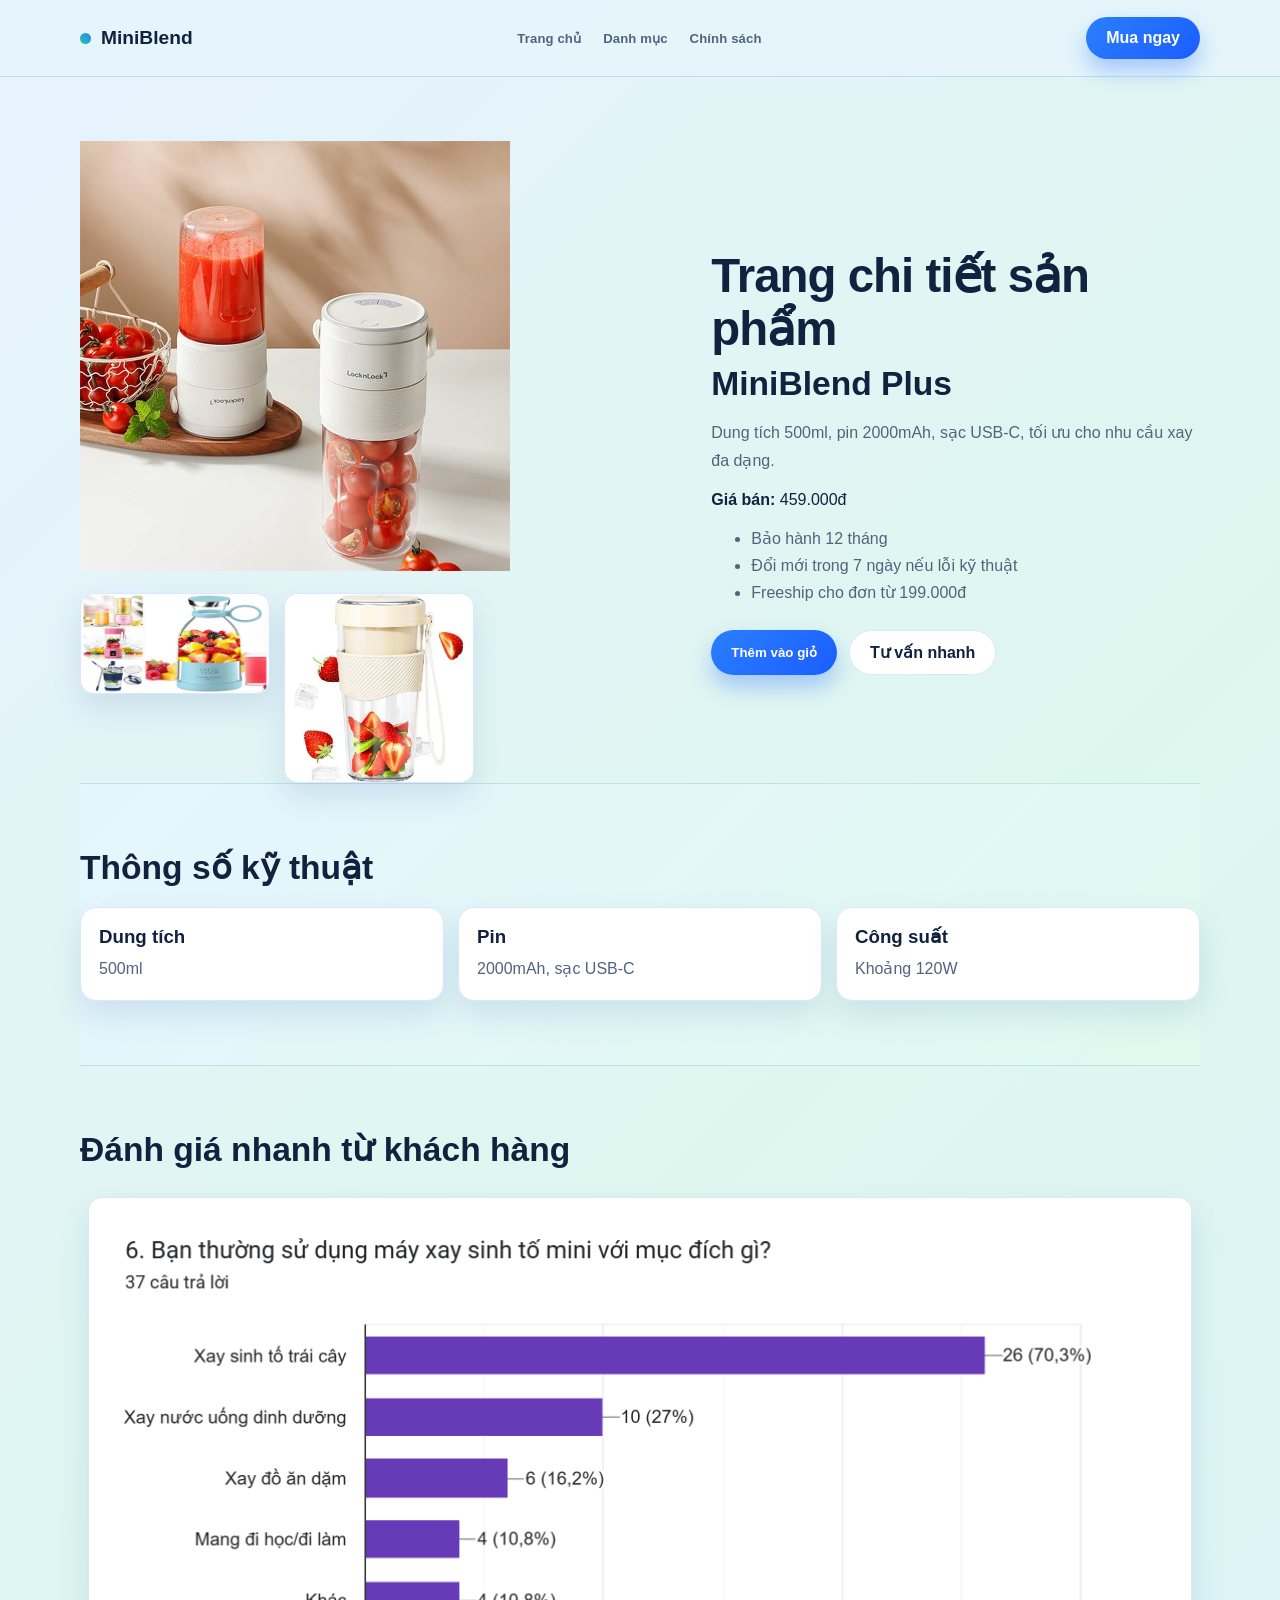
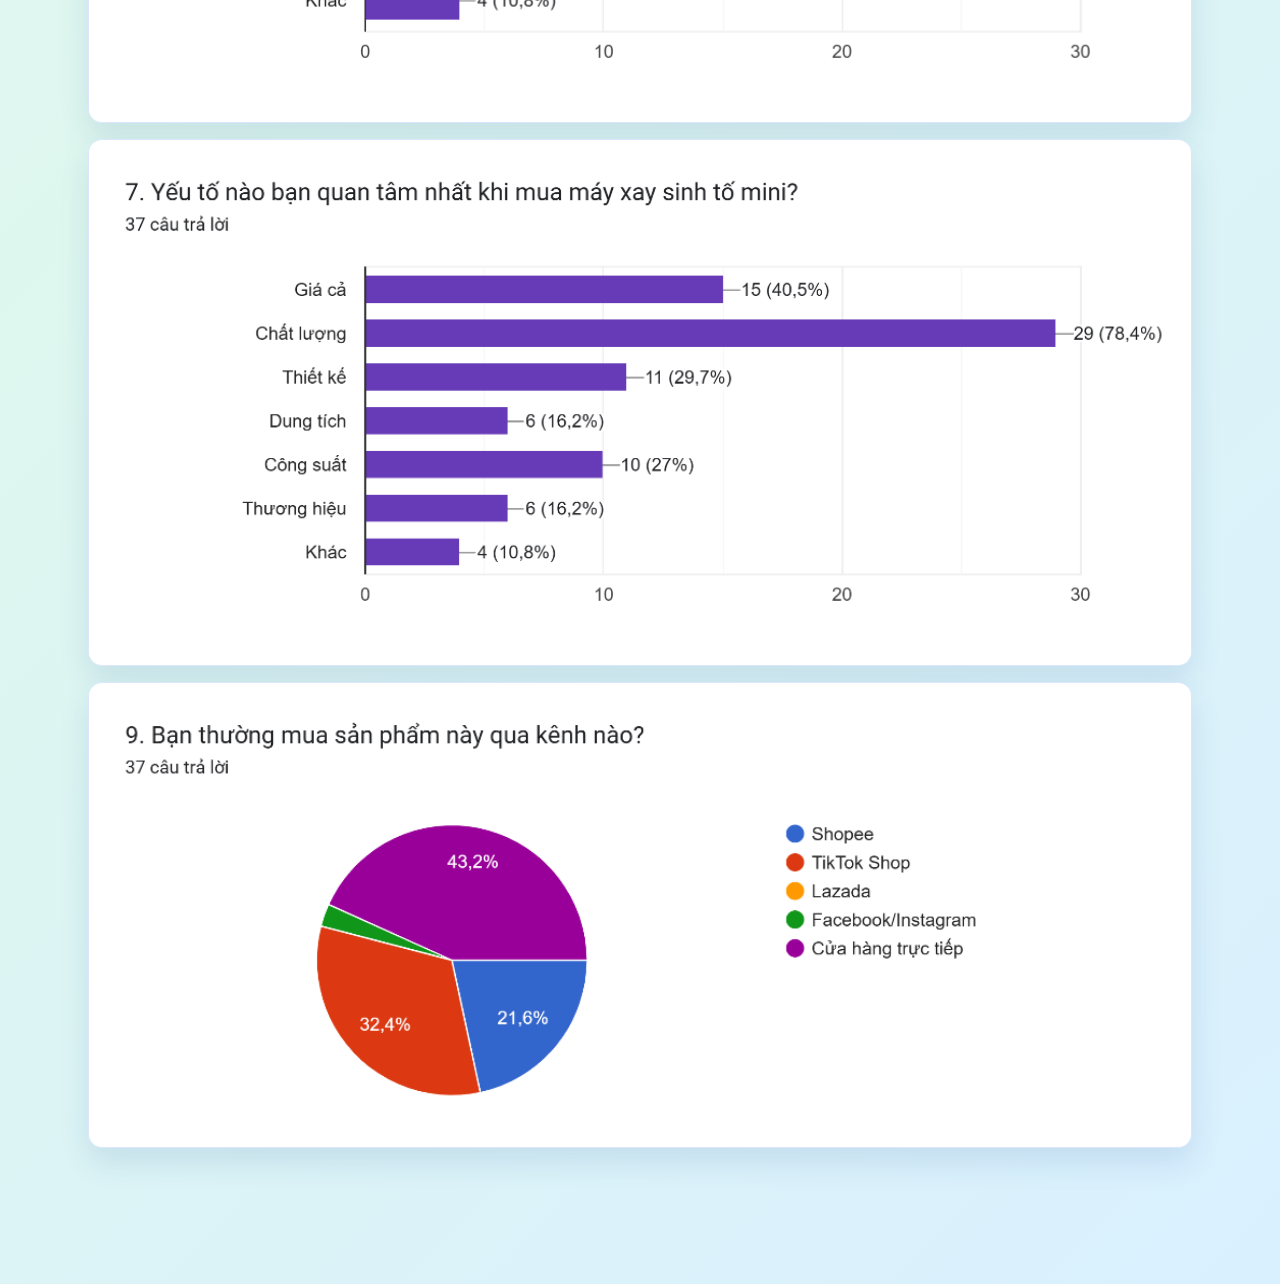
<file: chi-tiet-san-pham.html>
<!doctype html>
<html lang="vi">
  <head>
    <meta charset="UTF-8" />
    <meta name="viewport" content="width=device-width, initial-scale=1.0" />
    <title>MiniBlend - Chi tiết sản phẩm</title>
    <link rel="stylesheet" href="styles.css" />
  </head>
  <body>
    <header class="site-header">
      <div class="container nav-wrap">
        <a class="brand" href="index.html"><span class="brand-dot"></span><span>MiniBlend</span></a>
        <nav class="nav-menu">
          <a href="index.html">Trang chủ</a>
          <a href="danh-muc-san-pham.html">Danh mục</a>
          <a href="chinh-sach.html">Chính sách</a>
        </nav>
        <a class="btn btn-primary" href="gio-hang-thanh-toan.html">Mua ngay</a>
      </div>
    </header>

    <main class="section">
      <div class="container hero-grid">
        <div>
          <img id="detailImage" src="IMG/Picture8.png" alt="MiniBlend Plus" />
          <div class="image-row">
            <img id="detailImageSub1" src="IMG/Picture3.png" alt="Góc nhìn sản phẩm 1" />
            <img id="detailImageSub2" src="IMG/Picture4.png" alt="Góc nhìn sản phẩm 2" />
          </div>
        </div>
        <div>
          <h1>Trang chi tiết sản phẩm</h1>
          <h2 id="detailName">MiniBlend Plus</h2>
          <p class="section-intro" id="detailDesc">
            Dung tích 500ml, pin 2000mAh, sạc USB-C, lưỡi dao thép không gỉ, phù hợp xay sinh tố,
            nước ép và đồ uống dinh dưỡng hàng ngày.
          </p>
          <p><strong>Giá bán:</strong> <span id="detailPrice">459.000đ</span></p>
          <ul>
            <li>Bảo hành 12 tháng</li>
            <li>Đổi mới trong 7 ngày nếu lỗi kỹ thuật</li>
            <li>Freeship cho đơn từ 199.000đ</li>
          </ul>
          <div class="hero-actions">
            <button class="btn btn-primary" id="detailAddToCartBtn" type="button" data-add-to-cart data-name="MiniBlend Plus" data-price="459000">Thêm vào giỏ</button>
            <a class="btn btn-ghost" href="lien-he.html">Tư vấn nhanh</a>
          </div>
        </div>
      </div>

      <div class="container section section-soft">
        <h2>Thông số kỹ thuật</h2>
        <div class="support-grid">
          <article class="support-card"><h3>Dung tích</h3><p>500ml</p></article>
          <article class="support-card"><h3>Pin</h3><p>2000mAh, sạc USB-C</p></article>
          <article class="support-card"><h3>Công suất</h3><p>Khoảng 120W</p></article>
        </div>
      </div>

      <div class="container section">
        <h2>Đánh giá nhanh từ khách hàng</h2>
        <div class="review-slider">
          <div class="review-item"><img src="IMG/Picture14.png" alt="Đánh giá 1" /></div>
          <div class="review-item"><img src="IMG/Picture15.png" alt="Đánh giá 2" /></div>
          <div class="review-item"><img src="IMG/Picture16.png" alt="Đánh giá 3" /></div>
        </div>
      </div>
    </main>
    <script src="app.js"></script>
  </body>
</html>
</file>
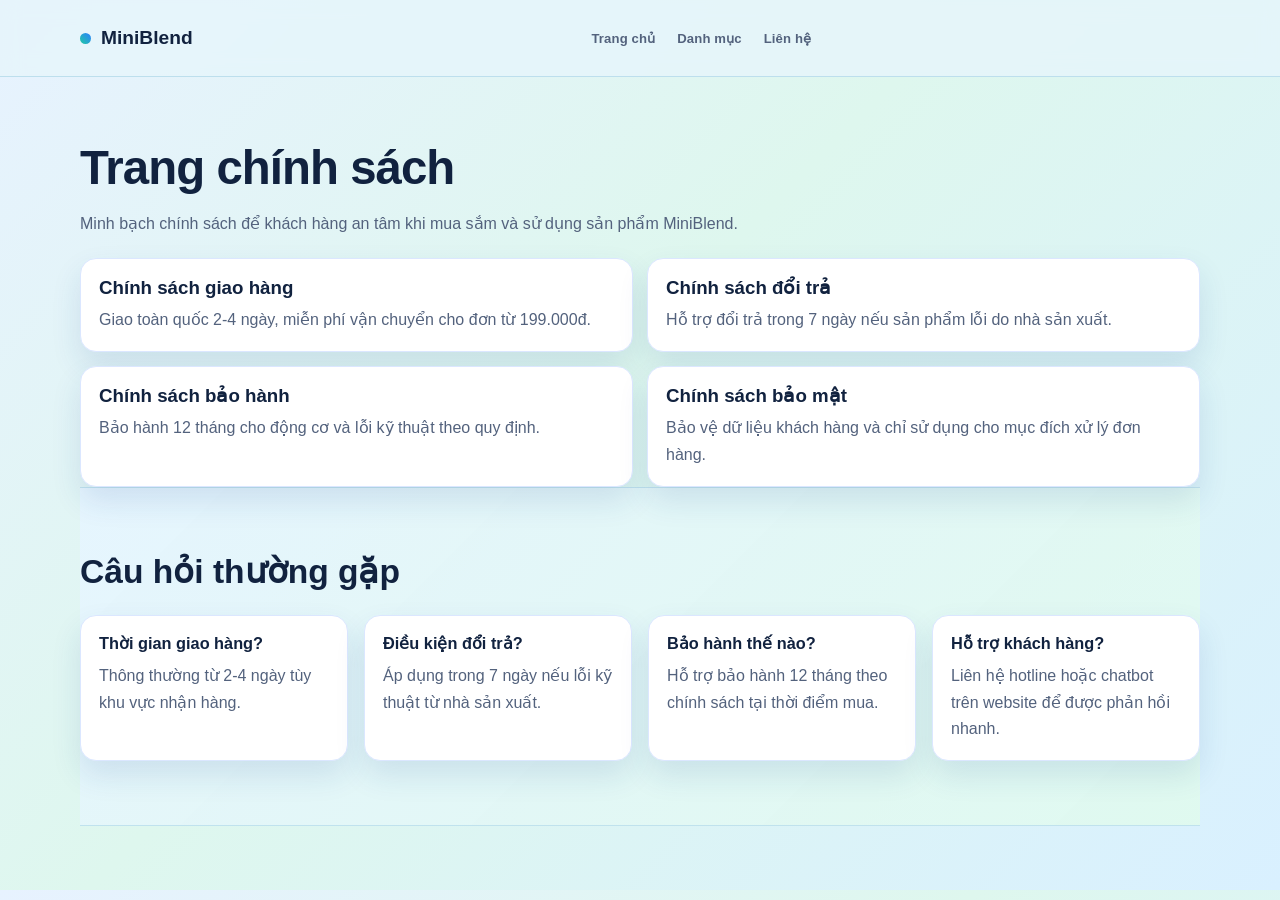
<file: chinh-sach.html>
<!doctype html>
<html lang="vi">
  <head>
    <meta charset="UTF-8" />
    <meta name="viewport" content="width=device-width, initial-scale=1.0" />
    <title>MiniBlend - Chính sách</title>
    <link rel="stylesheet" href="styles.css" />
  </head>
  <body>
    <header class="site-header">
      <div class="container nav-wrap">
        <a class="brand" href="index.html"><span class="brand-dot"></span><span>MiniBlend</span></a>
        <nav class="nav-menu">
          <a href="index.html">Trang chủ</a>
          <a href="danh-muc-san-pham.html">Danh mục</a>
          <a href="lien-he.html">Liên hệ</a>
        </nav>
      </div>
    </header>

    <main class="section">
      <div class="container">
        <h1>Trang chính sách</h1>
        <p class="section-intro">
          Minh bạch chính sách để khách hàng an tâm khi mua sắm và sử dụng sản phẩm MiniBlend.
        </p>
        <div class="vision-grid">
          <article class="vision-card">
            <h3>Chính sách giao hàng</h3>
            <p>Giao toàn quốc 2-4 ngày, miễn phí vận chuyển cho đơn từ 199.000đ.</p>
          </article>
          <article class="vision-card">
            <h3>Chính sách đổi trả</h3>
            <p>Hỗ trợ đổi trả trong 7 ngày nếu sản phẩm lỗi do nhà sản xuất.</p>
          </article>
          <article class="vision-card">
            <h3>Chính sách bảo hành</h3>
            <p>Bảo hành 12 tháng cho động cơ và lỗi kỹ thuật theo quy định.</p>
          </article>
          <article class="vision-card">
            <h3>Chính sách bảo mật</h3>
            <p>Bảo vệ dữ liệu khách hàng và chỉ sử dụng cho mục đích xử lý đơn hàng.</p>
          </article>
        </div>

        <section class="section section-soft">
          <h2>Câu hỏi thường gặp</h2>
          <div class="card-grid">
            <article class="card">
              <h3>Thời gian giao hàng?</h3>
              <p>Thông thường từ 2-4 ngày tùy khu vực nhận hàng.</p>
            </article>
            <article class="card">
              <h3>Điều kiện đổi trả?</h3>
              <p>Áp dụng trong 7 ngày nếu lỗi kỹ thuật từ nhà sản xuất.</p>
            </article>
            <article class="card">
              <h3>Bảo hành thế nào?</h3>
              <p>Hỗ trợ bảo hành 12 tháng theo chính sách tại thời điểm mua.</p>
            </article>
            <article class="card">
              <h3>Hỗ trợ khách hàng?</h3>
              <p>Liên hệ hotline hoặc chatbot trên website để được phản hồi nhanh.</p>
            </article>
          </div>
        </section>
      </div>
    </main>
  </body>
</html>
</file>
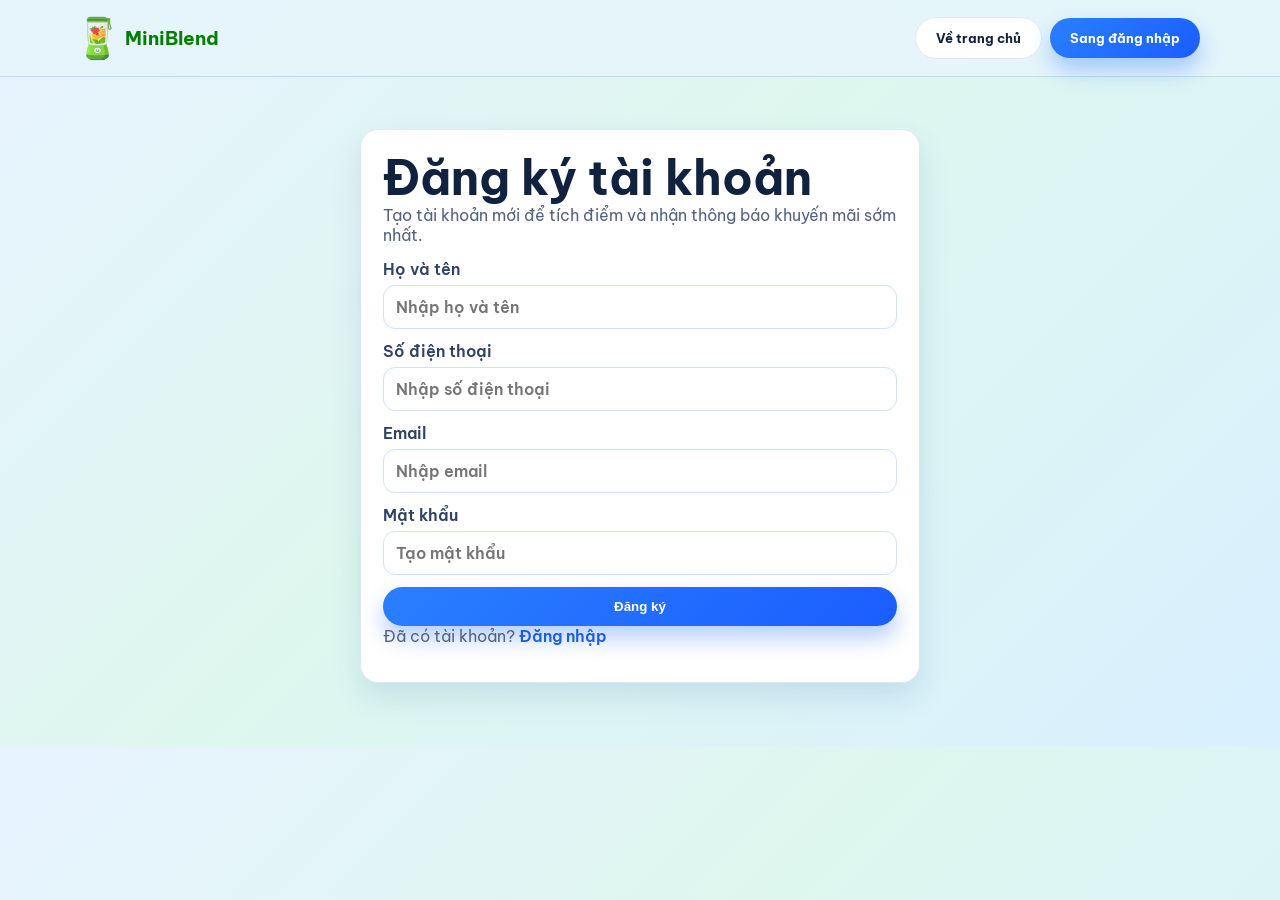
<file: dang-ky.html>
<!doctype html>
<html lang="vi">
  <head>
    <meta charset="UTF-8" />
    <meta name="viewport" content="width=device-width, initial-scale=1.0" />
    <title>Đăng ký - MiniBlend</title>
    <link rel="preconnect" href="https://fonts.googleapis.com" />
    <link rel="preconnect" href="https://fonts.gstatic.com" crossorigin />
    <link
      href="https://fonts.googleapis.com/css2?family=Be+Vietnam+Pro:wght@400;500;600;700;800&display=swap"
      rel="stylesheet"
    />
    <link rel="stylesheet" href="styles.css" />
    <style>
      .auth-page {
        padding: 52px 0 64px;
      }
      .auth-card {
        max-width: 560px;
        margin: 0 auto;
        background: #fff;
        border: 1px solid var(--line);
        border-radius: 18px;
        padding: 22px;
        box-shadow: var(--shadow);
      }
      .auth-card p {
        margin: 0 0 14px;
        color: var(--muted);
      }
      .auth-form {
        display: grid;
        gap: 12px;
      }
      .auth-form label {
        display: grid;
        gap: 6px;
        color: #2f4266;
        font-weight: 600;
      }
      .auth-form input {
        border-radius: 12px;
        border: 1px solid #cfe0ff;
        background: #fff;
        padding: 11px 12px;
        font: inherit;
      }
      .auth-form input:focus {
        outline: 2px solid rgba(42, 127, 255, 0.2);
        border-color: #2a7fff;
      }
      .auth-note {
        margin-top: 12px;
        color: var(--muted);
      }
      .auth-note a {
        color: #1d5ee1;
        text-decoration: none;
        font-weight: 600;
      }
    </style>
  </head>
  <body>
    <header class="site-header">
      <div class="container nav-wrap">
        <a class="brand" href="index.html">
          <img class="brand-logo" src="IMG/Picture19.png" alt="MiniBlend logo" />
          <span style="color: green; font-weight: lighter">MiniBlend</span>
        </a>
        <div class="nav-actions">
          <a class="btn btn-ghost nav-auth-btn" href="index.html">Về trang chủ</a>
          <a class="btn btn-primary nav-auth-btn" href="dang-nhap.html">Sang đăng nhập</a>
        </div>
      </div>
    </header>
    <main class="auth-page">
      <div class="container">
        <section class="auth-card">
          <h1>Đăng ký tài khoản</h1>
          <p>Tạo tài khoản mới để tích điểm và nhận thông báo khuyến mãi sớm nhất.</p>
          <form class="auth-form">
            <label>
              Họ và tên
              <input type="text" name="register-name" placeholder="Nhập họ và tên" required />
            </label>
            <label>
              Số điện thoại
              <input type="tel" name="register-phone" placeholder="Nhập số điện thoại" required />
            </label>
            <label>
              Email
              <input type="email" name="register-email" placeholder="Nhập email" required />
            </label>
            <label>
              Mật khẩu
              <input type="password" name="register-password" placeholder="Tạo mật khẩu" required />
            </label>
            <button class="btn btn-primary" type="submit">Đăng ký</button>
          </form>
          <p class="auth-note">Đã có tài khoản? <a href="dang-nhap.html">Đăng nhập</a></p>
        </section>
      </div>
    </main>
  </body>
</html>
</file>
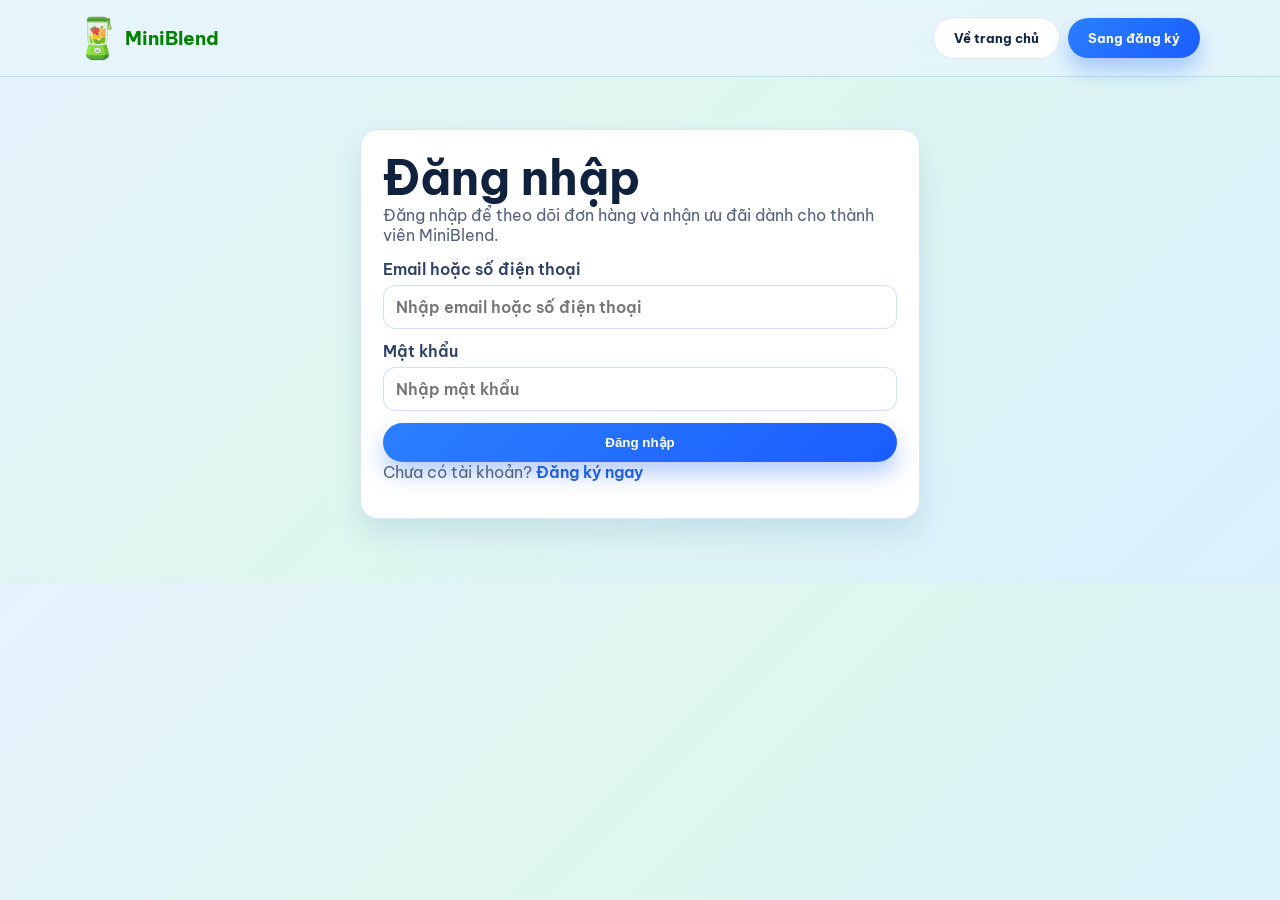
<file: dang-nhap.html>
<!doctype html>
<html lang="vi">
  <head>
    <meta charset="UTF-8" />
    <meta name="viewport" content="width=device-width, initial-scale=1.0" />
    <title>Đăng nhập - MiniBlend</title>
    <link rel="preconnect" href="https://fonts.googleapis.com" />
    <link rel="preconnect" href="https://fonts.gstatic.com" crossorigin />
    <link
      href="https://fonts.googleapis.com/css2?family=Be+Vietnam+Pro:wght@400;500;600;700;800&display=swap"
      rel="stylesheet"
    />
    <link rel="stylesheet" href="styles.css" />
    <style>
      .auth-page {
        padding: 52px 0 64px;
      }
      .auth-card {
        max-width: 560px;
        margin: 0 auto;
        background: #fff;
        border: 1px solid var(--line);
        border-radius: 18px;
        padding: 22px;
        box-shadow: var(--shadow);
      }
      .auth-card p {
        margin: 0 0 14px;
        color: var(--muted);
      }
      .auth-form {
        display: grid;
        gap: 12px;
      }
      .auth-form label {
        display: grid;
        gap: 6px;
        color: #2f4266;
        font-weight: 600;
      }
      .auth-form input {
        border-radius: 12px;
        border: 1px solid #cfe0ff;
        background: #fff;
        padding: 11px 12px;
        font: inherit;
      }
      .auth-form input:focus {
        outline: 2px solid rgba(42, 127, 255, 0.2);
        border-color: #2a7fff;
      }
      .auth-note {
        margin-top: 12px;
        color: var(--muted);
      }
      .auth-note a {
        color: #1d5ee1;
        text-decoration: none;
        font-weight: 600;
      }
    </style>
  </head>
  <body>
    <header class="site-header">
      <div class="container nav-wrap">
        <a class="brand" href="index.html">
          <img class="brand-logo" src="IMG/Picture19.png" alt="MiniBlend logo" />
          <span style="color: green; font-weight: lighter">MiniBlend</span>
        </a>
        <div class="nav-actions">
          <a class="btn btn-ghost nav-auth-btn" href="index.html">Về trang chủ</a>
          <a class="btn btn-primary nav-auth-btn" href="dang-ky.html">Sang đăng ký</a>
        </div>
      </div>
    </header>
    <main class="auth-page">
      <div class="container">
        <section class="auth-card">
          <h1>Đăng nhập</h1>
          <p>Đăng nhập để theo dõi đơn hàng và nhận ưu đãi dành cho thành viên MiniBlend.</p>
          <form class="auth-form">
            <label>
              Email hoặc số điện thoại
              <input type="text" name="login-id" placeholder="Nhập email hoặc số điện thoại" required />
            </label>
            <label>
              Mật khẩu
              <input type="password" name="login-password" placeholder="Nhập mật khẩu" required />
            </label>
            <button class="btn btn-primary" type="submit">Đăng nhập</button>
          </form>
          <p class="auth-note">Chưa có tài khoản? <a href="dang-ky.html">Đăng ký ngay</a></p>
        </section>
      </div>
    </main>
  </body>
</html>
</file>
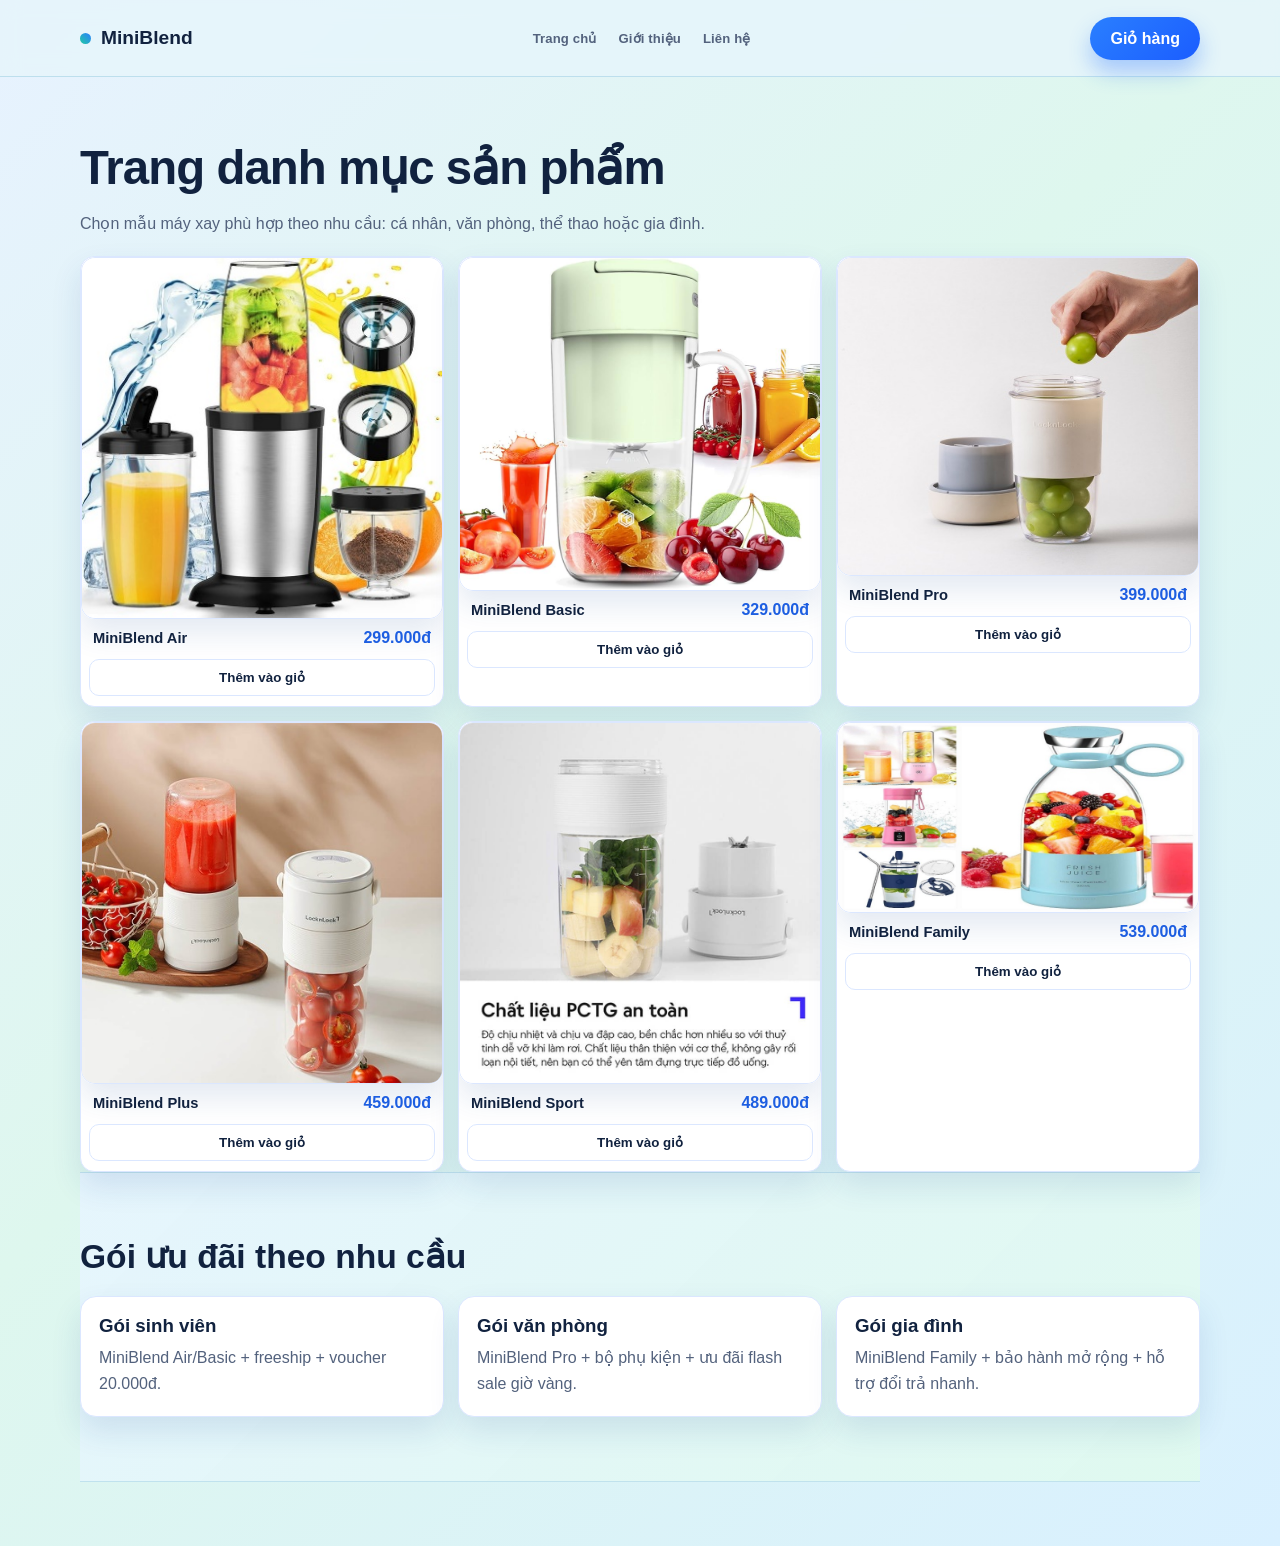
<file: danh-muc-san-pham.html>
<!doctype html>
<html lang="vi">
  <head>
    <meta charset="UTF-8" />
    <meta name="viewport" content="width=device-width, initial-scale=1.0" />
    <title>MiniBlend - Danh mục sản phẩm</title>
    <link rel="stylesheet" href="styles.css" />
  </head>
  <body>
    <header class="site-header">
      <div class="container nav-wrap">
        <a class="brand" href="index.html"><span class="brand-dot"></span><span>MiniBlend</span></a>
        <nav class="nav-menu">
          <a href="index.html">Trang chủ</a>
          <a href="gioi-thieu.html">Giới thiệu</a>
          <a href="lien-he.html">Liên hệ</a>
        </nav>
        <a class="btn btn-primary" href="gio-hang-thanh-toan.html">Giỏ hàng</a>
      </div>
    </header>

    <main class="section">
      <div class="container">
        <h1>Trang danh mục sản phẩm</h1>
        <p class="section-intro">
          Chọn mẫu máy xay phù hợp theo nhu cầu: cá nhân, văn phòng, thể thao hoặc gia đình.
        </p>
        <div class="chart-grid">
          <figure class="chart-item" data-product="air">
            <img src="IMG/Picture5.png" alt="MiniBlend Air" />
            <figcaption><strong>MiniBlend Air</strong><span>299.000đ</span></figcaption>
            <button class="btn btn-ghost add-cart-btn" data-add-to-cart data-name="MiniBlend Air" data-price="299000">Thêm vào giỏ</button>
          </figure>
          <figure class="chart-item" data-product="basic">
            <img src="IMG/Picture6.png" alt="MiniBlend Basic" />
            <figcaption><strong>MiniBlend Basic</strong><span>329.000đ</span></figcaption>
            <button class="btn btn-ghost add-cart-btn" data-add-to-cart data-name="MiniBlend Basic" data-price="329000">Thêm vào giỏ</button>
          </figure>
          <figure class="chart-item" data-product="pro">
            <img src="IMG/Picture7.png" alt="MiniBlend Pro" />
            <figcaption><strong>MiniBlend Pro</strong><span>399.000đ</span></figcaption>
            <button class="btn btn-ghost add-cart-btn" data-add-to-cart data-name="MiniBlend Pro" data-price="399000">Thêm vào giỏ</button>
          </figure>
          <figure class="chart-item" data-product="plus">
            <img src="IMG/Picture8.png" alt="MiniBlend Plus" />
            <figcaption><strong>MiniBlend Plus</strong><span>459.000đ</span></figcaption>
            <button class="btn btn-ghost add-cart-btn" data-add-to-cart data-name="MiniBlend Plus" data-price="459000">Thêm vào giỏ</button>
          </figure>
          <figure class="chart-item" data-product="sport">
            <img src="IMG/Picture9.png" alt="MiniBlend Sport" />
            <figcaption><strong>MiniBlend Sport</strong><span>489.000đ</span></figcaption>
            <button class="btn btn-ghost add-cart-btn" data-add-to-cart data-name="MiniBlend Sport" data-price="489000">Thêm vào giỏ</button>
          </figure>
          <figure class="chart-item" data-product="family">
            <img src="IMG/Picture3.png" alt="MiniBlend Family" />
            <figcaption><strong>MiniBlend Family</strong><span>539.000đ</span></figcaption>
            <button class="btn btn-ghost add-cart-btn" data-add-to-cart data-name="MiniBlend Family" data-price="539000">Thêm vào giỏ</button>
          </figure>
        </div>

        <section class="section section-soft">
          <h2>Gói ưu đãi theo nhu cầu</h2>
          <div class="support-grid">
            <article class="support-card">
              <h3>Gói sinh viên</h3>
              <p>MiniBlend Air/Basic + freeship + voucher 20.000đ.</p>
            </article>
            <article class="support-card">
              <h3>Gói văn phòng</h3>
              <p>MiniBlend Pro + bộ phụ kiện + ưu đãi flash sale giờ vàng.</p>
            </article>
            <article class="support-card">
              <h3>Gói gia đình</h3>
              <p>MiniBlend Family + bảo hành mở rộng + hỗ trợ đổi trả nhanh.</p>
            </article>
          </div>
        </section>
      </div>
    </main>
    <script src="app.js"></script>
  </body>
</html>
</file>
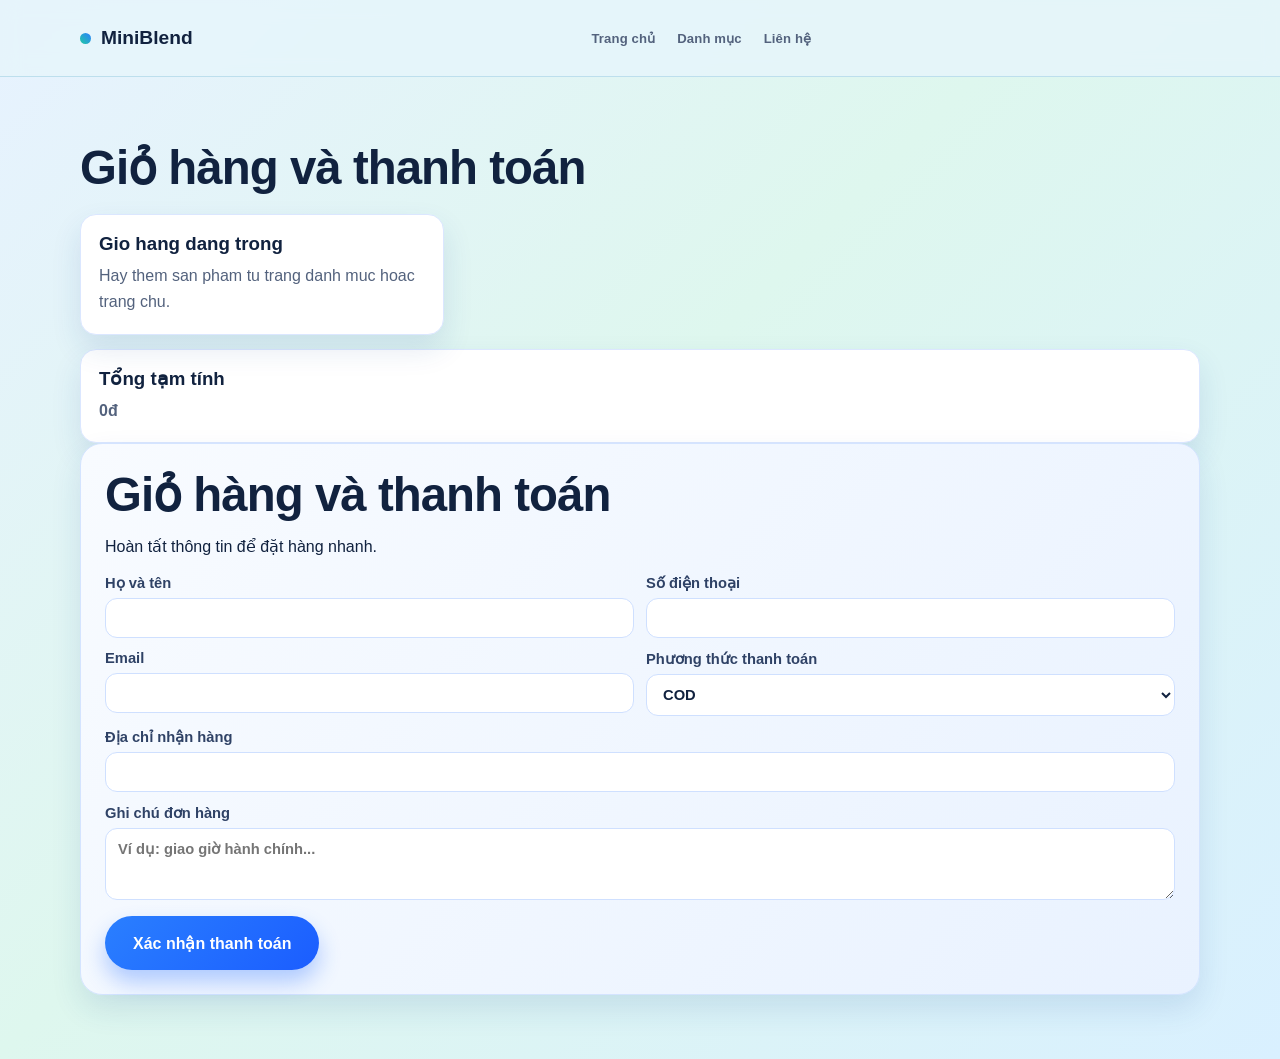
<file: gio-hang-thanh-toan.html>
<!doctype html>
<html lang="vi">
  <head>
    <meta charset="UTF-8" />
    <meta name="viewport" content="width=device-width, initial-scale=1.0" />
    <title>MiniBlend - Giỏ hàng và thanh toán</title>
    <link rel="stylesheet" href="styles.css" />
  </head>
  <body>
    <header class="site-header">
      <div class="container nav-wrap">
        <a class="brand" href="index.html"><span class="brand-dot"></span><span>MiniBlend</span></a>
        <nav class="nav-menu">
          <a href="index.html">Trang chủ</a>
          <a href="danh-muc-san-pham.html">Danh mục</a>
          <a href="lien-he.html">Liên hệ</a>
        </nav>
      </div>
    </header>

    <main class="section">
      <div class="container">
        <h1>Giỏ hàng và thanh toán</h1>
        <div class="support-grid" id="cartItems">
          <article class="support-card">
            <h3>Giỏ hàng đang trống</h3>
            <p>Hãy thêm sản phẩm từ trang danh mục hoặc trang chủ.</p>
          </article>
        </div>
        <article class="support-card" id="cartTotalBox" style="margin-top: 14px">
          <h3>Tổng tạm tính</h3>
          <p><strong id="cartTotalText">0đ</strong></p>
        </article>
      </div>

      <div class="container cta-wrap section">
        <div class="cta-content">
          <h1>Giỏ hàng và thanh toán</h1>
          <p>Hoàn tất thông tin để đặt hàng nhanh.</p>
          <form class="order-form">
            <div class="form-grid">
              <label>Họ và tên<input type="text" required /></label>
              <label>Số điện thoại<input type="tel" required /></label>
              <label>Email<input type="email" /></label>
              <label>Phương thức thanh toán
                <select>
                  <option>COD</option>
                  <option>Momo</option>
                  <option>VNPay</option>
                  <option>Chuyển khoản</option>
                </select>
              </label>
            </div>
            <label>Địa chỉ nhận hàng<input type="text" required /></label>
            <label>Ghi chú đơn hàng<textarea rows="3" placeholder="Ví dụ: giao giờ hành chính..."></textarea></label>
            <button class="btn btn-primary btn-large" type="submit">Xác nhận thanh toán</button>
          </form>
        </div>
      </div>
    </main>
    <script src="app.js"></script>
  </body>
</html>
</file>
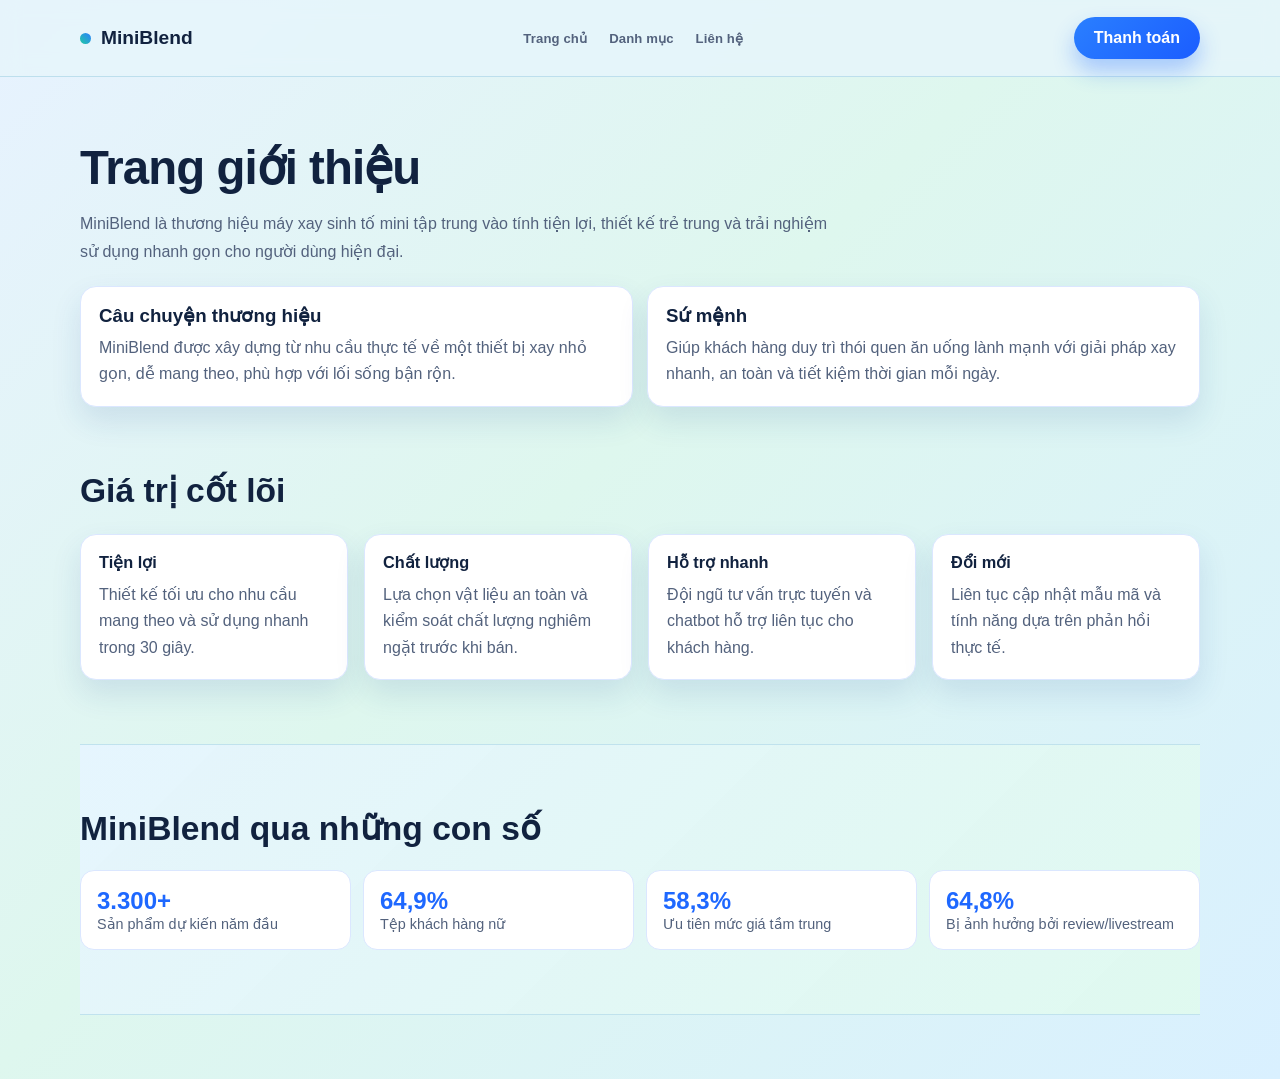
<file: gioi-thieu.html>
<!doctype html>
<html lang="vi">
  <head>
    <meta charset="UTF-8" />
    <meta name="viewport" content="width=device-width, initial-scale=1.0" />
    <title>MiniBlend - Giới thiệu</title>
    <link rel="stylesheet" href="styles.css" />
  </head>
  <body>
    <header class="site-header">
      <div class="container nav-wrap">
        <a class="brand" href="index.html"><span class="brand-dot"></span><span>MiniBlend</span></a>
        <nav class="nav-menu">
          <a href="index.html">Trang chủ</a>
          <a href="danh-muc-san-pham.html">Danh mục</a>
          <a href="lien-he.html">Liên hệ</a>
        </nav>
        <a class="btn btn-primary" href="gio-hang-thanh-toan.html">Thanh toán</a>
      </div>
    </header>

    <main class="section">
      <div class="container">
        <h1>Trang giới thiệu</h1>
        <p class="section-intro">
          MiniBlend là thương hiệu máy xay sinh tố mini tập trung vào tính tiện lợi, thiết kế trẻ
          trung và trải nghiệm sử dụng nhanh gọn cho người dùng hiện đại.
        </p>

        <div class="vision-grid">
          <article class="vision-card">
            <h3>Câu chuyện thương hiệu</h3>
            <p>
              MiniBlend được xây dựng từ nhu cầu thực tế về một thiết bị xay nhỏ gọn, dễ mang theo,
              phù hợp với lối sống bận rộn.
            </p>
          </article>
          <article class="vision-card">
            <h3>Sứ mệnh</h3>
            <p>
              Giúp khách hàng duy trì thói quen ăn uống lành mạnh với giải pháp xay nhanh, an toàn
              và tiết kiệm thời gian mỗi ngày.
            </p>
          </article>
        </div>
        <section class="section">
          <h2>Giá trị cốt lõi</h2>
          <div class="card-grid">
            <article class="card">
              <h3>Tiện lợi</h3>
              <p>Thiết kế tối ưu cho nhu cầu mang theo và sử dụng nhanh trong 30 giây.</p>
            </article>
            <article class="card">
              <h3>Chất lượng</h3>
              <p>Lựa chọn vật liệu an toàn và kiểm soát chất lượng nghiêm ngặt trước khi bán.</p>
            </article>
            <article class="card">
              <h3>Hỗ trợ nhanh</h3>
              <p>Đội ngũ tư vấn trực tuyến và chatbot hỗ trợ liên tục cho khách hàng.</p>
            </article>
            <article class="card">
              <h3>Đổi mới</h3>
              <p>Liên tục cập nhật mẫu mã và tính năng dựa trên phản hồi thực tế.</p>
            </article>
          </div>
        </section>

        <section class="section section-soft">
          <h2>MiniBlend qua những con số</h2>
          <div class="stats-grid">
            <div class="stat"><strong>3.300+</strong><span>Sản phẩm dự kiến năm đầu</span></div>
            <div class="stat"><strong>64,9%</strong><span>Tệp khách hàng nữ</span></div>
            <div class="stat"><strong>58,3%</strong><span>Ưu tiên mức giá tầm trung</span></div>
            <div class="stat"><strong>64,8%</strong><span>Bị ảnh hưởng bởi review/livestream</span></div>
          </div>
        </section>
      </div>
    </main>
  </body>
</html>
</file>
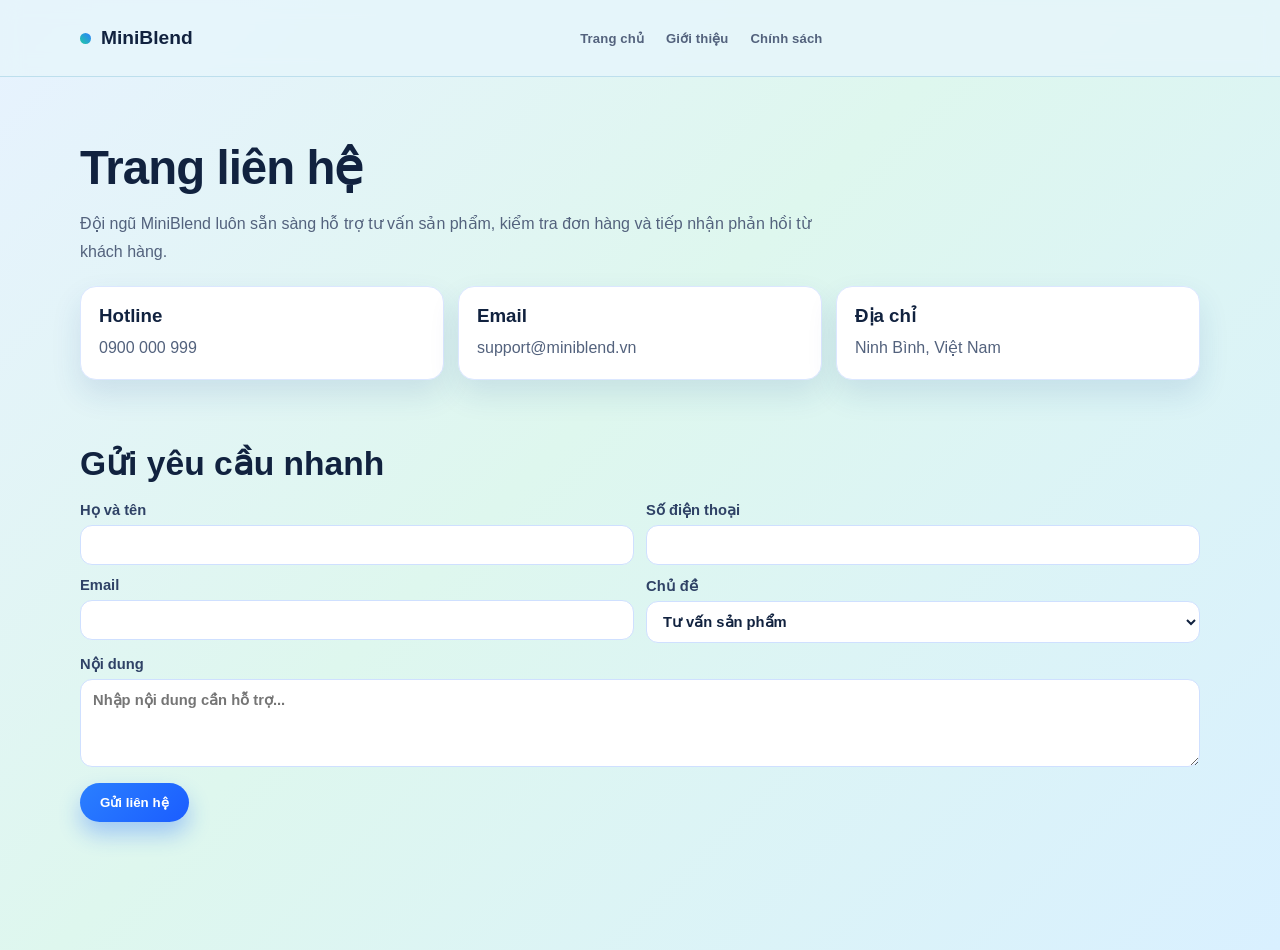
<file: lien-he.html>
<!doctype html>
<html lang="vi">
  <head>
    <meta charset="UTF-8" />
    <meta name="viewport" content="width=device-width, initial-scale=1.0" />
    <title>MiniBlend - Liên hệ</title>
    <link rel="stylesheet" href="styles.css" />
  </head>
  <body>
    <header class="site-header">
      <div class="container nav-wrap">
        <a class="brand" href="index.html"><span class="brand-dot"></span><span>MiniBlend</span></a>
        <nav class="nav-menu">
          <a href="index.html">Trang chủ</a>
          <a href="gioi-thieu.html">Giới thiệu</a>
          <a href="chinh-sach.html">Chính sách</a>
        </nav>
      </div>
    </header>

    <main class="section">
      <div class="container">
        <h1>Trang liên hệ</h1>
        <p class="section-intro">
          Đội ngũ MiniBlend luôn sẵn sàng hỗ trợ tư vấn sản phẩm, kiểm tra đơn hàng và tiếp nhận
          phản hồi từ khách hàng.
        </p>
        <div class="support-grid">
          <article class="support-card">
            <h3>Hotline</h3>
            <p>0900 000 999</p>
          </article>
          <article class="support-card">
            <h3>Email</h3>
            <p>support@miniblend.vn</p>
          </article>
          <article class="support-card">
            <h3>Địa chỉ</h3>
            <p>Ninh Bình, Việt Nam</p>
          </article>
        </div>

        <section class="section">
          <h2>Gửi yêu cầu nhanh</h2>
          <form class="order-form">
            <div class="form-grid">
              <label>Họ và tên<input type="text" required /></label>
              <label>Số điện thoại<input type="tel" required /></label>
              <label>Email<input type="email" /></label>
              <label>Chủ đề
                <select>
                  <option>Tư vấn sản phẩm</option>
                  <option>Hỗ trợ đơn hàng</option>
                  <option>Bảo hành/đổi trả</option>
                </select>
              </label>
            </div>
            <label>Nội dung<textarea rows="4" placeholder="Nhập nội dung cần hỗ trợ..."></textarea></label>
            <button class="btn btn-primary" type="submit">Gửi liên hệ</button>
          </form>
        </section>
      </div>
    </main>
  </body>
</html>
</file>
<file: styles.css>
:root {
  --bg: #f4f8ff;
  --surface: #ffffff;
  --text: #11223f;
  --muted: #53627d;
  --primary: #2a7fff;
  --secondary: #21c9a3;
  --line: #dbe7ff;
  --shadow: 0 14px 30px rgba(27, 70, 146, 0.12);
}

* {
  box-sizing: border-box;
}

html {
  scroll-behavior: smooth;
}

body {
  margin: 0;
  font-family: "Be Vietnam Pro", Arial, sans-serif;
  color: var(--text);
  background: linear-gradient(135deg, #e7f2ff 0%, #def7ee 45%, #d9f0ff 100%);
}

img {
  max-width: 100%;
  display: block;
}

.container {
  width: min(1120px, 92%);
  margin: 0 auto;
}

.site-header {
  position: sticky;
  top: 0;
  z-index: 10;
  backdrop-filter: blur(10px);
  background: rgba(230, 245, 251, 0.86);
  border-bottom: 1px solid rgba(184, 220, 236, 0.9);
}
.nav-actions {
  display: flex;
  align-items: center;
  gap: 8px;
  justify-content: flex-end;
  flex: 0 0 auto;
}

.cart-btn {
  position: relative;
  display: inline-flex;
  align-items: center;
  justify-content: center;
  background: white;
  border: 1px solid #ddd;
  padding: 8px 12px;
  border-radius: 8px;
  cursor: pointer;
  font-size: 18px;
  text-decoration: none;
  color: inherit;
}

.cart-btn:hover {
  background: #f5f5f5;
}
.cart-count {
  position: absolute;
  top: -6px;
  right: -6px;
  background: red;
  color: white;
  font-size: 12px;
  padding: 2px 6px;
  border-radius: 50%;
}
.nav-wrap {
  min-height: 76px;
  display: flex;
  align-items: center;
  justify-content: space-between;
  gap: 10px;
  padding: 10px 0;
}

.brand {
  color: var(--text);
  text-decoration: none;
  font-weight: 800;
  font-size: 1.2rem;
  display: inline-flex;
  align-items: center;
  gap: 10px;
}

.brand-logo {
  width: 35px !important ;
  height: 50px !important ;

  
}

.brand-dot {
  width: 11px;
  height: 11px;
  border-radius: 50%;
  background: linear-gradient(45deg, var(--secondary), var(--primary));
}

.nav-menu {
  display: flex;
  align-items: center;
  justify-content: center;
  flex-wrap: nowrap;
  flex: 1 1 auto;
  min-width: 0;
  gap: 4px;
  padding: 4px;
}

.nav-menu a {
  text-decoration: none;
  color: var(--muted);
  font-weight: 700;
  font-size: 0.82rem;
  letter-spacing: 0.01em;
  padding: 7px 9px;
  border-radius: 999px;
  transition: color 0.18s ease, background-color 0.18s ease, transform 0.18s ease;
  white-space: nowrap;
}

.nav-menu a:hover {
  color: #1659d8;
  background: rgba(226, 239, 255, 0.9);
  transform: translateY(-1px);
}

.nav-auth-btn,
.nav-cta-btn {
  padding: 8px 12px;
  font-size: 0.82rem;
}

.btn {
  border: 0;
  border-radius: 999px;
  text-decoration: none;
  display: inline-flex;
  justify-content: center;
  align-items: center;
  padding: 12px 20px;
  font-weight: 700;
  transition: transform 0.18s ease, box-shadow 0.18s ease, opacity 0.18s ease;
}

.btn:hover {
  transform: translateY(-2px);
}

.btn-primary {
  background: linear-gradient(135deg, var(--primary), #1b5dff);
  color: #fff;
  box-shadow: 0 12px 22px rgba(33, 106, 255, 0.33);
}

.btn-ghost {
  border: 1px solid var(--line);
  color: var(--text);
  background: #fff;
}

.btn-large {
  padding-inline: 28px;
  min-height: 54px;
  font-size: 1rem;
}

.hero {
  padding: 52px 0 34px;
}

.hero-grid {
  display: grid;
  grid-template-columns: 1.1fr 0.9fr;
  align-items: center;
  gap: 34px;
}

.tag {
  display: inline-block;
  margin: 0 0 14px;
  padding: 8px 14px;
  border-radius: 999px;
  background: #e8fff9;
  color: #0f9d81;
  font-weight: 700;
  font-size: 0.84rem;
}

h1 {
  margin: 0;
  line-height: 1.12;
  font-size: clamp(1.9rem, 3.7vw, 3rem);
}

main.section h1 {
  margin-bottom: 10px;
  letter-spacing: -0.02em;
}

main.section ul {
  color: var(--muted);
  line-height: 1.7;
}

.hero-content p {
  color: var(--muted);
  line-height: 1.75;
  margin: 18px 0 0;
}

.hero-actions {
  margin-top: 24px;
  display: flex;
  gap: 12px;
  flex-wrap: wrap;
}

.hero-product-gallery {
  margin-top: 20px;
  display: grid;
  gap: 12px;
  grid-template-columns: repeat(3, minmax(0, 1fr));
}

.hero-product-gallery figure {
  margin: 0;
  background: rgba(255, 255, 255, 0.9);
  border: 1px solid var(--line);
  border-radius: 14px;
  padding: 8px;
  box-shadow: var(--shadow);
  transition: transform 0.22s ease, box-shadow 0.22s ease;
}

.hero-product-gallery figure:hover {
  transform: translateY(-4px);
  box-shadow: 0 16px 26px rgba(24, 70, 149, 0.2);
}

.hero-product-gallery img {
  width: 100%;
  aspect-ratio: 4 / 3;
  object-fit: cover;
  border-radius: 10px;
}

.hero-product-gallery figcaption {
  margin-top: 8px;
  text-align: center;
  font-size: 0.86rem;
  font-weight: 700;
  color: #1a4ea8;
}

.hero-kpis {
  list-style: none;
  display: grid;
  grid-template-columns: repeat(3, minmax(0, 1fr));
  gap: 12px;
  margin: 26px 0 0;
  padding: 0;
}

.hero-kpis li {
  background: #fff;
  border: 1px solid var(--line);
  border-radius: 14px;
  padding: 12px;
  box-shadow: var(--shadow);
}

.hero-kpis strong {
  font-size: 1.2rem;
  display: block;
}

.hero-kpis span {
  font-size: 0.84rem;
  color: var(--muted);
}

.hero-media {
  position: relative;
}

.hero-media img {
  border-radius: 24px;
  box-shadow: var(--shadow);
  border: 1px solid rgba(255, 255, 255, 0.7);
}

.floating-card {
  position: absolute;
  left: -10px;
  bottom: 20px;
  background: #fff;
  border: 1px solid var(--line);
  border-radius: 16px;
  padding: 10px 14px;
  box-shadow: var(--shadow);
}

.small {
  margin: 0;
  color: var(--muted);
  font-size: 0.8rem;
}

.section {
  padding: 64px 0;
}

.section-soft {
  background: linear-gradient(135deg, rgba(230, 245, 255, 0.9), rgba(224, 250, 238, 0.92));
  border-top: 1px solid rgba(189, 224, 237, 0.9);
  border-bottom: 1px solid rgba(189, 224, 237, 0.9);
}

h2 {
  margin: 0 0 12px;
  font-size: clamp(1.4rem, 2.8vw, 2.1rem);
}

.section-intro {
  color: var(--muted);
  max-width: 760px;
  line-height: 1.75;
}

.card-grid {
  display: grid;
  gap: 16px;
  grid-template-columns: repeat(4, minmax(0, 1fr));
  margin-top: 24px;
}

.card {
  background: var(--surface);
  border: 1px solid var(--line);
  border-radius: 16px;
  padding: 18px;
  box-shadow: var(--shadow);
  transition: transform 0.22s ease, box-shadow 0.22s ease, border-color 0.22s ease;
}

.card:hover {
  transform: translateY(-6px);
  border-color: #bed5ff;
  box-shadow: 0 18px 30px rgba(31, 81, 168, 0.2);
}

.card h3 {
  margin: 0 0 10px;
  font-size: 1.02rem;
}

.card p {
  margin: 0;
  color: var(--muted);
  line-height: 1.65;
}

.image-row {
  margin-top: 22px;
  display: grid;
  gap: 14px;
  grid-template-columns: repeat(3, minmax(0, 1fr));
}

.image-row img,
.chart-grid img,
.promo-grid img {
  border-radius: 14px;
  border: 1px solid var(--line);
  box-shadow: var(--shadow);
  transition: transform 0.25s ease, box-shadow 0.25s ease, filter 0.25s ease;
}

.image-row img:hover,
.chart-grid img:hover,
.promo-grid img:hover,
.cta-image:hover {
  transform: translateY(-4px) scale(1.01);
  box-shadow: 0 18px 28px rgba(25, 71, 152, 0.22);
  filter: saturate(1.05);
}

.stats-grid {
  margin-top: 22px;
  display: grid;
  gap: 12px;
  grid-template-columns: repeat(4, minmax(0, 1fr));
}

.stat {
  background: #fff;
  border: 1px solid var(--line);
  border-radius: 14px;
  padding: 16px;
}

.stat strong {
  display: block;
  font-size: 1.5rem;
  color: #1e68ff;
}

.stat span {
  color: var(--muted);
  font-size: 0.9rem;
}

.chart-grid {
  margin-top: 18px;
  display: grid;
  gap: 14px;
  grid-template-columns: repeat(3, minmax(0, 1fr));
}

.chart-item {
  margin: 0;
  background: #fff;
  border: 1px solid var(--line);
  border-radius: 14px;
  overflow: hidden;
  box-shadow: var(--shadow);
}

.chart-item figcaption {
  padding: 10px 12px 12px;
  display: flex;
  justify-content: space-between;
  align-items: center;
  gap: 10px;
}

.chart-item figcaption strong {
  font-size: 0.92rem;
}

.chart-item figcaption span {
  color: #1d5ee1;
  font-weight: 800;
  white-space: nowrap;
}

.add-cart-btn {
  width: calc(100% - 16px);
  margin: 0 8px 10px;
  padding: 10px 12px;
  border-radius: 10px;
}

.swot-grid {
  margin-top: 20px;
  display: grid;
  gap: 14px;
  grid-template-columns: repeat(4, minmax(0, 1fr));
}

.swot-card {
  background: #fff;
  border: 1px solid var(--line);
  border-radius: 16px;
  padding: 16px;
  box-shadow: var(--shadow);
  transition: transform 0.2s ease, border-color 0.2s ease;
}

.swot-card:hover {
  transform: translateY(-5px);
  border-color: #bfd6ff;
}

.swot-card h3 {
  margin: 0 0 10px;
}

.swot-card ul {
  margin: 0;
  padding-left: 18px;
  color: var(--muted);
  line-height: 1.62;
}

.timeline {
  margin-top: 20px;
  display: grid;
  gap: 14px;
  grid-template-columns: repeat(4, minmax(0, 1fr));
}

.timeline-item {
  background: #fff;
  border: 1px solid var(--line);
  border-radius: 16px;
  padding: 16px;
  box-shadow: var(--shadow);
  transition: transform 0.22s ease, box-shadow 0.22s ease;
}

.timeline-item:hover {
  transform: translateY(-6px);
  box-shadow: 0 18px 30px rgba(28, 77, 161, 0.2);
}

.timeline-item span {
  display: inline-block;
  padding: 4px 10px;
  border-radius: 999px;
  background: #ebf3ff;
  color: #1d5ee1;
  font-size: 0.82rem;
  font-weight: 700;
}

.timeline-item h3 {
  margin: 10px 0 8px;
  font-size: 1rem;
}

.timeline-item p {
  margin: 0;
  color: var(--muted);
  line-height: 1.65;
}

.vision-grid {
  margin-top: 20px;
  display: grid;
  gap: 14px;
  grid-template-columns: repeat(2, minmax(0, 1fr));
}

.vision-card {
  background: #fff;
  border: 1px solid var(--line);
  border-radius: 16px;
  padding: 18px;
  box-shadow: var(--shadow);
  transition: transform 0.2s ease, border-color 0.2s ease;
}

.vision-card:hover {
  transform: translateY(-5px);
  border-color: #bfd6ff;
}

.vision-card h3 {
  margin: 0 0 8px;
}

.vision-card p {
  margin: 0;
  color: var(--muted);
  line-height: 1.65;
}

.persona-grid {
  margin-top: 20px;
  display: grid;
  gap: 14px;
  grid-template-columns: repeat(4, minmax(0, 1fr));
}

.persona-card {
  background: #fff;
  border: 1px solid var(--line);
  border-radius: 16px;
  padding: 16px;
  box-shadow: var(--shadow);
  transition: transform 0.2s ease, box-shadow 0.2s ease;
}

.persona-card:hover {
  transform: translateY(-6px);
  box-shadow: 0 18px 30px rgba(28, 77, 161, 0.2);
}

.persona-card h3 {
  margin: 0 0 8px;
}

.persona-card p {
  margin: 0;
  color: var(--muted);
  line-height: 1.62;
}

.channel-wrap {
  display: grid;
  gap: 16px;
  grid-template-columns: repeat(3, minmax(0, 1fr));
  margin-top: 22px;
}

.channel-card {
  background: #fff;
  border: 1px solid var(--line);
  border-radius: 16px;
  padding: 18px;
  box-shadow: var(--shadow);
  transition: transform 0.22s ease, border-color 0.22s ease;
}

.channel-card:hover {
  transform: translateY(-6px);
  border-color: #bdd3ff;
}

.channel-card img {
  height: 42px;
  width: auto;
  object-fit: contain;
}

.channel-card h3 {
  margin: 12px 0 8px;
}

.channel-card p {
  margin: 0;
  color: var(--muted);
  line-height: 1.65;
}

.promo-grid {
  margin-top: 20px;
  display: grid;
  gap: 14px;
  grid-template-columns: repeat(4, minmax(0, 1fr));
}

.finance-table-wrap {
  margin-top: 18px;
  border: 1px solid var(--line);
  border-radius: 16px;
  overflow: auto;
  background: #fff;
  box-shadow: var(--shadow);
}

.finance-table {
  width: 100%;
  min-width: 680px;
  border-collapse: collapse;
}

.finance-table th,
.finance-table td {
  text-align: left;
  padding: 14px 16px;
  border-bottom: 1px solid #e7efff;
}

.finance-table thead th {
  background: #f3f8ff;
  color: #1a4ea8;
  font-weight: 700;
}

.finance-table tbody tr:last-child td {
  border-bottom: 0;
}

.finance-table tbody tr {
  transition: background-color 0.18s ease;
}

.finance-table tbody tr:hover {
  background: #f6faff;
}

.support-grid {
  margin-top: 20px;
  display: grid;
  gap: 14px;
  grid-template-columns: repeat(3, minmax(0, 1fr));
}

.support-card {
  background: #fff;
  border: 1px solid var(--line);
  border-radius: 16px;
  padding: 18px;
  box-shadow: var(--shadow);
  transition: transform 0.2s ease, border-color 0.2s ease;
}

.support-card:hover {
  transform: translateY(-6px);
  border-color: #bfd4ff;
}

.support-card h3 {
  margin: 0 0 8px;
}

.support-card p {
  margin: 0;
  color: var(--muted);
  line-height: 1.65;
}

.support-card .btn {
  margin-top: 12px;
}

.review-slider {
  margin-top: 20px;
}

.review-item {
  padding: 8px;
}

.review-item img {
  width: 100%;
  border-radius: 14px;
  border: 1px solid var(--line);
  box-shadow: var(--shadow);
  transition: transform 0.25s ease, box-shadow 0.25s ease;
}

.review-item img:hover {
  transform: translateY(-4px) scale(1.01);
  box-shadow: 0 18px 28px rgba(25, 71, 152, 0.22);
}

.review-slider .slick-dots {
  bottom: -34px;
}

.review-slider .slick-dots li button:before {
  color: #9ebcff;
  font-size: 10px;
}

.review-slider .slick-dots li.slick-active button:before {
  color: #2f54ff;
}

.fallback-slider {
  position: relative;
  min-height: 280px;
}

.fallback-slider .review-item {
  display: none;
  animation: fadeInReview 0.35s ease;
}

.fallback-slider .review-item.is-active {
  display: block;
}

@keyframes fadeInReview {
  from {
    opacity: 0;
    transform: translateY(4px);
  }
  to {
    opacity: 1;
    transform: translateY(0);
  }
}

.cta-wrap {
  border-radius: 22px;
  border: 1px solid #d4e4ff;
  background: linear-gradient(130deg, #f8fbff, #e9f2ff);
  padding: 24px;
  box-shadow: var(--shadow);
  display: flex;
  justify-content: space-between;
  align-items: center;
  gap: 20px;
}

.cta-content {
  flex: 1;
}

.cta p {
  margin: 10px 0 0;
  color: var(--muted);
  line-height: 1.7;
}

.order-form {
  margin-top: 18px;
  display: flex;
  flex-direction: column;
  gap: 12px;
}

.form-grid {
  display: grid;
  gap: 12px;
  grid-template-columns: repeat(2, minmax(0, 1fr));
}

.order-form label {
  display: flex;
  flex-direction: column;
  gap: 7px;
  font-weight: 600;
  color: #2f4266;
  font-size: 0.92rem;
}

.order-form input,
.order-form select,
.order-form textarea {
  width: 100%;
  border-radius: 12px;
  border: 1px solid #cfe0ff;
  background: #fff;
  padding: 11px 12px;
  font: inherit;
  color: var(--text);
}

.order-form input:focus,
.order-form select:focus,
.order-form textarea:focus {
  outline: 2px solid rgba(42, 127, 255, 0.2);
  border-color: #2a7fff;
}

.order-form button {
  margin-top: 4px;
  width: fit-content;
}

.order-form button,
.support-card .btn,
.btn-primary {
  transition: transform 0.18s ease, box-shadow 0.18s ease, filter 0.18s ease;
}

.btn-primary:hover {
  filter: brightness(1.04);
}

.cta-image {
  width: min(370px, 100%);
  border-radius: 18px;
  border: 1px solid #d4e4ff;
  box-shadow: var(--shadow);
}

.floating-contact {
  position: fixed;
  right: 18px;
  bottom: 20px;
  z-index: 40;
  display: flex;
  flex-direction: column;
  align-items: flex-end;
  gap: 10px;
}

.contact-btn {
  width: 56px;
  height: 56px;
  text-decoration: none;
  color: #fff;
  font-weight: 700;
  border-radius: 50%;
  padding: 0;
  box-shadow: 0 10px 18px rgba(27, 70, 146, 0.28);
  transition: transform 0.18s ease, box-shadow 0.18s ease;
  display: inline-flex;
  align-items: center;
  justify-content: center;
}

.contact-btn:hover {
  transform: translateY(-2px);
}

.contact-btn svg {
  width: 24px;
  height: 24px;
  flex: 0 0 24px;
}

.contact-btn.zalo {
  background: linear-gradient(135deg, #18a3ff, #0b74ff);
}

.contact-btn.messenger {
  background: linear-gradient(135deg, #7a5cff, #2f54ff);
}

.chat-widget {
  position: relative;
  z-index: 42;
}

.chat-toggle {
  width: 58px;
  height: 58px;
  border: 0;
  border-radius: 50%;
  background: linear-gradient(135deg, #6e74ff, #2f54ff);
  box-shadow: 0 12px 24px rgba(45, 84, 255, 0.35);
  display: inline-flex;
  align-items: center;
  justify-content: center;
  cursor: pointer;
  transition: transform 0.2s ease, box-shadow 0.2s ease;
}

.chat-toggle svg {
  width: 28px;
  height: 28px;
}

.chat-toggle:hover {
  transform: translateY(-3px) scale(1.04);
  box-shadow: 0 16px 24px rgba(45, 84, 255, 0.4);
}

.chat-panel {
  position: absolute;
  right: 0;
  bottom: calc(100% + 12px);
  width: 320px;
  max-width: calc(100vw - 24px);
  background: #fff;
  border: 1px solid var(--line);
  border-radius: 18px;
  box-shadow: 0 20px 36px rgba(20, 58, 124, 0.2);
  overflow: hidden;
  margin-bottom: 12px;
  opacity: 0;
  visibility: hidden;
  transform: translateY(8px) scale(0.98);
  transition: all 0.2s ease;
}

.chat-panel.is-open {
  opacity: 1;
  visibility: visible;
  transform: translateY(0) scale(1);
}

.chat-header {
  min-height: 52px;
  background: linear-gradient(135deg, #2f54ff, #6f73ff);
  color: #fff;
  padding: 10px 12px;
  display: flex;
  align-items: center;
  justify-content: space-between;
}

.chat-close {
  border: 0;
  background: rgba(255, 255, 255, 0.2);
  color: #fff;
  width: 28px;
  height: 28px;
  border-radius: 50%;
  cursor: pointer;
}

.chat-body {
  max-height: 260px;
  overflow-y: auto;
  padding: 12px;
  display: flex;
  flex-direction: column;
  gap: 8px;
  background: #fbfdff;
}

.chat-bubble {
  max-width: 85%;
  padding: 9px 12px;
  border-radius: 12px;
  line-height: 1.45;
  font-size: 0.9rem;
}

.chat-bubble.bot {
  align-self: flex-start;
  background: #eef3ff;
  color: #1d2f57;
}

.chat-bubble.user {
  align-self: flex-end;
  background: #2f54ff;
  color: #fff;
}

.chat-quick {
  padding: 10px 12px;
  display: flex;
  gap: 8px;
  flex-wrap: wrap;
  border-top: 1px solid #e7efff;
}

.quick-btn {
  border: 1px solid #d7e3ff;
  background: #fff;
  color: #2047ba;
  border-radius: 999px;
  padding: 6px 10px;
  font-size: 0.78rem;
  cursor: pointer;
  transition: all 0.18s ease;
}

.quick-btn:hover {
  background: #edf3ff;
  border-color: #bcd0ff;
}

.chat-input-wrap {
  border-top: 1px solid #e7efff;
  padding: 10px 12px 12px;
  display: grid;
  grid-template-columns: 1fr auto;
  gap: 8px;
}

.chat-input-wrap input {
  border: 1px solid #d5e3ff;
  border-radius: 10px;
  padding: 10px;
  font: inherit;
}

.chat-input-wrap button {
  border: 0;
  border-radius: 10px;
  background: #2f54ff;
  color: #fff;
  padding: 10px 12px;
  font-weight: 700;
  cursor: pointer;
  transition: transform 0.18s ease, filter 0.18s ease;
}

.chat-input-wrap button:hover {
  transform: translateY(-1px);
  filter: brightness(1.05);
}

.site-footer {
  border-top: 1px solid #dbe7ff;
  background: rgba(255, 255, 255, 0.6);
}

.footer-wrap {
  min-height: 86px;
  display: flex;
  justify-content: space-between;
  align-items: center;
  gap: 16px;
}

.footer-wrap p {
  margin: 7px 0 0;
  color: var(--muted);
}

.footer-wrap img {
  width: 40px;
  height: 40px;
}

@media (max-width: 980px) {
  .nav-menu {
    display: none;
  }

  .nav-wrap {
    min-height: 68px;
  }

  .nav-actions {
    margin-left: auto;
    gap: 8px;
  }

  .nav-auth-btn,
  .nav-cta-btn {
    padding: 9px 14px;
    font-size: 0.84rem;
  }

  .hero-grid,
  .card-grid,
  .stats-grid,
  .chart-grid,
  .swot-grid,
  .vision-grid,
  .persona-grid,
  .timeline,
  .channel-wrap,
  .promo-grid,
  .support-grid,
  .image-row {
    grid-template-columns: repeat(2, minmax(0, 1fr));
  }

  .cta-wrap {
    flex-direction: column;
    align-items: flex-start;
  }

  .form-grid {
    grid-template-columns: 1fr;
  }
}

@media (max-width: 640px) {
  .nav-wrap {
    gap: 10px;
  }

  .nav-actions {
    width: 100%;
    justify-content: flex-start;
  }

  .nav-auth-btn,
  .nav-cta-btn {
    flex: 1 1 auto;
    justify-content: center;
  }

  .nav-cta-btn {
    display: none;
  }

  .hero {
    padding-top: 30px;
  }

  .hero-grid,
  .card-grid,
  .stats-grid,
  .chart-grid,
  .vision-grid,
  .persona-grid,
  .channel-wrap,
  .promo-grid,
  .support-grid,
  .image-row,
  .hero-kpis {
    grid-template-columns: 1fr;
  }

  .hero-product-gallery {
    grid-template-columns: 1fr;
  }

  .floating-card {
    left: 10px;
    right: 10px;
    bottom: 10px;
  }

  .floating-contact {
    right: 12px;
    bottom: 12px;
  }

  .chat-widget {
    position: relative;
  }

  .chat-toggle {
    width: 54px;
    height: 54px;
  }

  .chat-panel {
    width: min(320px, calc(100vw - 24px));
  }

  .contact-btn {
    width: 52px;
    height: 52px;
  }
}
</file>
